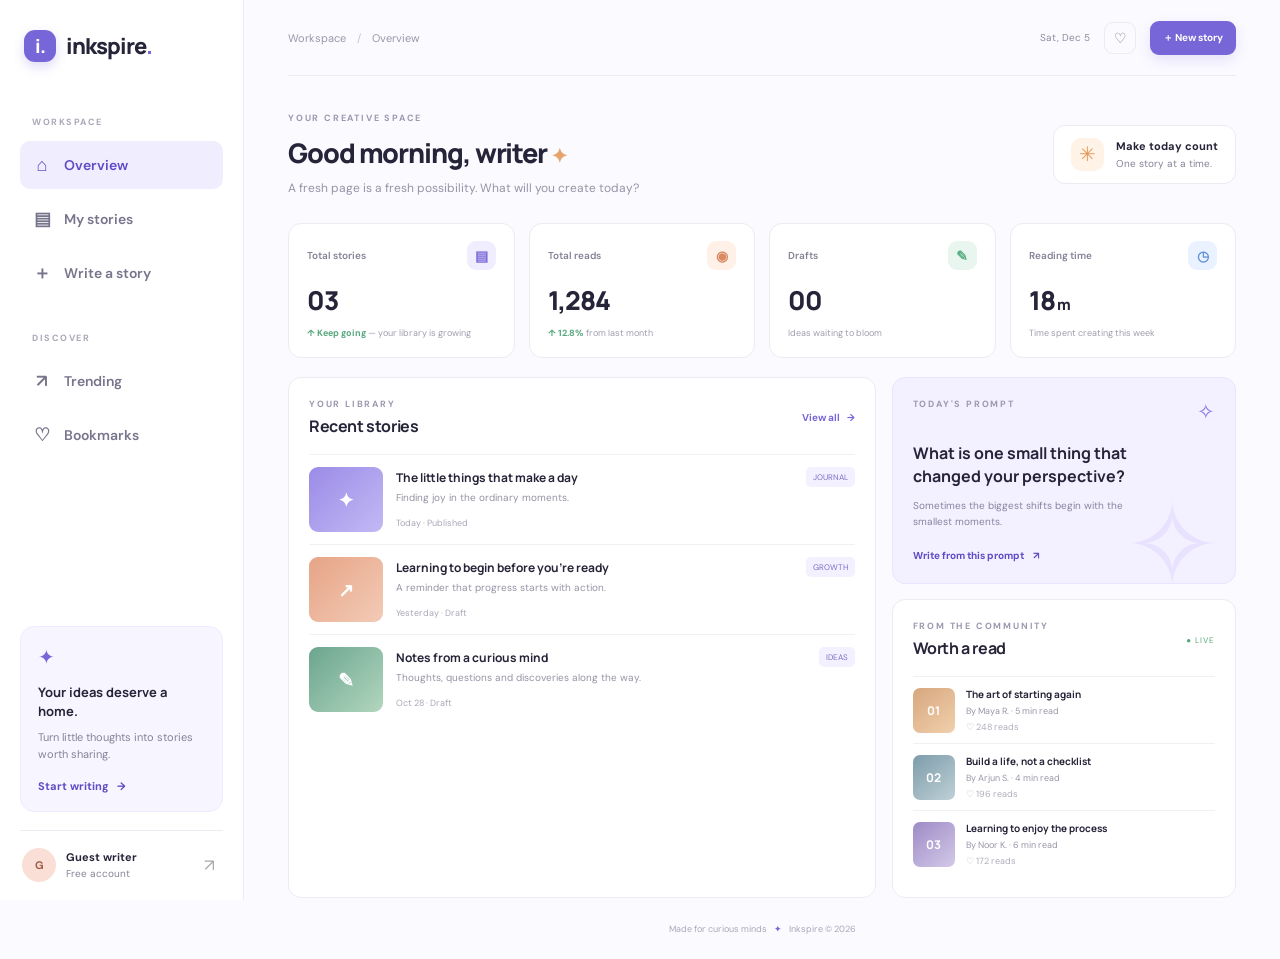
<file: index.html>
<!DOCTYPE html>
<html lang="en">
<head>
  <meta charset="UTF-8"><meta name="viewport" content="width=device-width, initial-scale=1.0">
  <meta name="description" content="Inkspire — a clean space to write, publish and discover stories.">
  <title>Inkspire — Stories that stay</title><link rel="stylesheet" href="style.css">
</head>
<body>
  <div class="app-shell">
    <aside class="sidebar">
      <a class="brand" href="index.html"><span class="brand-mark">i.</span><span>inkspire<span class="brand-dot">.</span></span></a>
      <div class="side-label">WORKSPACE</div>
      <nav class="side-nav">
        <a class="nav-link active" href="index.html"><span>⌂</span> Overview</a>
        <a class="nav-link" href="#stories"><span>▤</span> My stories</a>
        <a class="nav-link" href="create.html"><span>＋</span> Write a story</a>
      </nav>
      <div class="side-label discover-label">DISCOVER</div>
      <nav class="side-nav">
        <a class="nav-link" href="#trending"><span>↗</span> Trending</a>
        <a class="nav-link" href="#saved"><span>♡</span> Bookmarks</a>
      </nav>
      <div class="sidebar-bottom">
        <div class="mini-card"><div class="mini-icon">✦</div><strong>Your ideas deserve a home.</strong><p>Turn little thoughts into stories worth sharing.</p><a href="create.html">Start writing <span>→</span></a></div>
        <div class="profile-mini"><div class="avatar">KG</div><div><strong id="sideUser">Guest writer</strong><small>Free account</small></div><button id="logoutBtn" title="Log out">↗</button></div>
      </div>
    </aside>
    <main class="main-content">
      <header class="topbar"><div class="breadcrumb">Workspace <span>/</span> Overview</div><div class="top-actions"><span class="date-chip" id="todayLabel"></span><a class="icon-btn" href="#saved" aria-label="Bookmarks">♡</a><a class="primary-btn small" href="create.html">＋ New story</a></div></header>
      <section class="welcome-row"><div><p class="eyebrow">YOUR CREATIVE SPACE</p><h1>Good morning, <span id="welcomeName">writer</span> <span class="wave">✦</span></h1><p class="subheading">A fresh page is a fresh possibility. What will you create today?</p></div><div class="streak-card"><span class="streak-spark">✳</span><div><strong>Make today count</strong><small>One story at a time.</small></div></div></section>
      <section class="stats-grid">
        <article class="stat-card"><div class="stat-top"><span>Total stories</span><span class="stat-icon lavender">▤</span></div><strong id="totalStories">03</strong><small><span class="positive">↑ Keep going</span> — your library is growing</small></article>
        <article class="stat-card"><div class="stat-top"><span>Total reads</span><span class="stat-icon peach">◉</span></div><strong>1,284</strong><small><span class="positive">↑ 12.8%</span> from last month</small></article>
        <article class="stat-card"><div class="stat-top"><span>Drafts</span><span class="stat-icon mint">✎</span></div><strong id="draftCount">02</strong><small>Ideas waiting to bloom</small></article>
        <article class="stat-card"><div class="stat-top"><span>Reading time</span><span class="stat-icon blue">◷</span></div><strong>18<span class="unit">m</span></strong><small>Time spent creating this week</small></article>
      </section>
      <section class="content-grid">
        <div class="panel stories-panel" id="stories"><div class="panel-heading"><div><p class="eyebrow">YOUR LIBRARY</p><h2>Recent stories</h2></div><a class="text-link" href="#stories">View all <span>→</span></a></div><div id="storyList" class="story-list"></div></div>
        <div class="right-column">
          <div class="panel prompt-panel"><div class="prompt-top"><span class="eyebrow">TODAY'S PROMPT</span><span class="prompt-spark">✧</span></div><h3>What is one small thing that changed your perspective?</h3><p>Sometimes the biggest shifts begin with the smallest moments.</p><a href="create.html" class="prompt-link">Write from this prompt <span>↗</span></a></div>
          <div class="panel activity-panel" id="trending"><div class="panel-heading"><div><p class="eyebrow">FROM THE COMMUNITY</p><h2>Worth a read</h2></div><span class="live-dot">● LIVE</span></div>
            <div class="community-item"><div class="community-cover cover-one">01</div><div><strong>The art of starting again</strong><small>By Maya R. · 5 min read</small><div class="read-meta">♡ 248 reads</div></div></div>
            <div class="community-item"><div class="community-cover cover-two">02</div><div><strong>Build a life, not a checklist</strong><small>By Arjun S. · 4 min read</small><div class="read-meta">♡ 196 reads</div></div></div>
            <div class="community-item"><div class="community-cover cover-three">03</div><div><strong>Learning to enjoy the process</strong><small>By Noor K. · 6 min read</small><div class="read-meta">♡ 172 reads</div></div></div>
          </div>
        </div>
      </section>
      <footer class="footer">Made for curious minds <span>✦</span> Inkspire © 2026</footer>
    </main>
  </div><script src="app.js"></script>
</body></html>
</file>
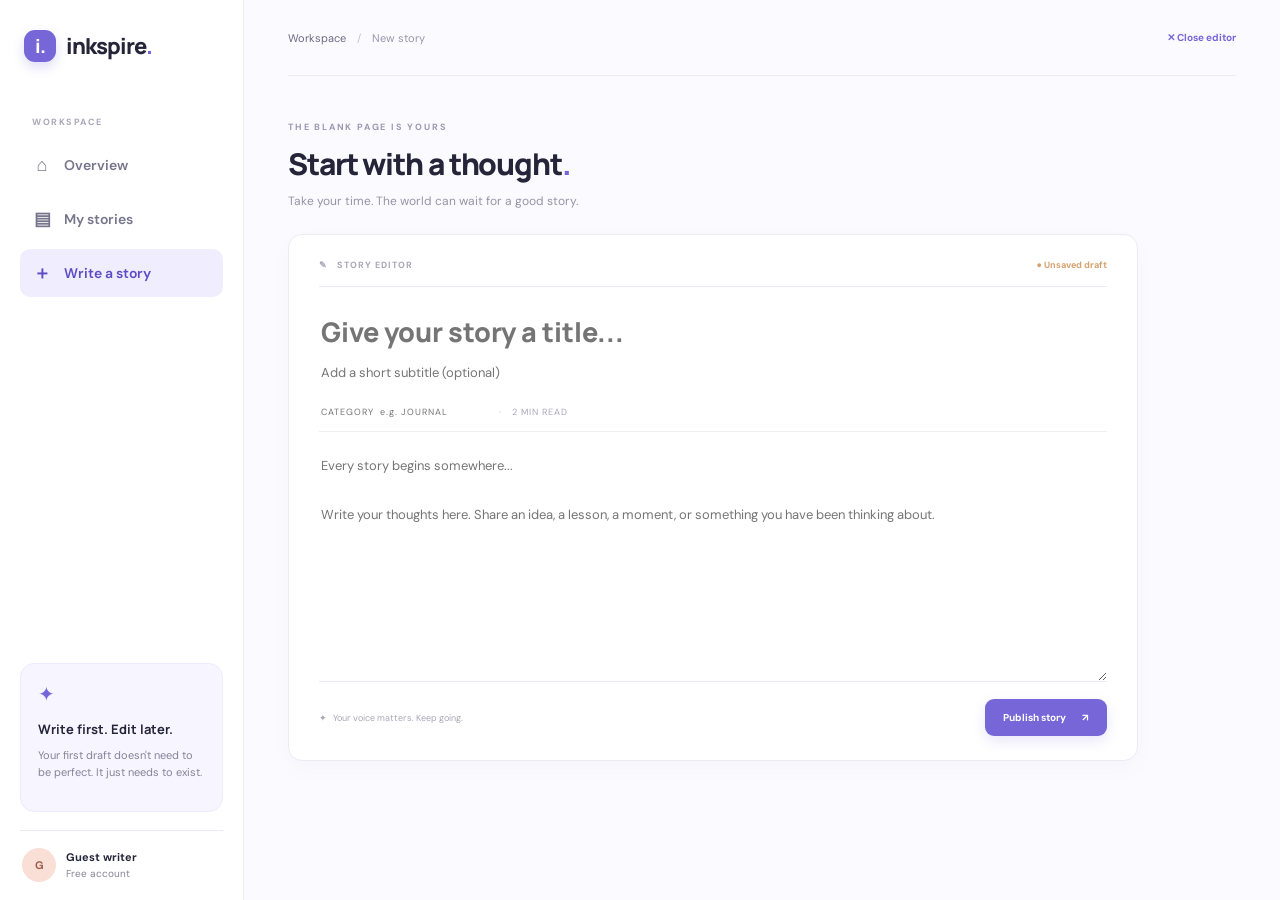
<file: create.html>
<!DOCTYPE html><html lang="en"><head><meta charset="UTF-8"><meta name="viewport" content="width=device-width, initial-scale=1.0"><title>Write a story — Inkspire</title><link rel="stylesheet" href="style.css"></head><body><div class="app-shell"><aside class="sidebar"><a class="brand" href="index.html"><span class="brand-mark">i.</span><span>inkspire<span class="brand-dot">.</span></span></a><div class="side-label">WORKSPACE</div><nav class="side-nav"><a class="nav-link" href="index.html"><span>⌂</span> Overview</a><a class="nav-link" href="index.html#stories"><span>▤</span> My stories</a><a class="nav-link active" href="create.html"><span>＋</span> Write a story</a></nav><div class="sidebar-bottom"><div class="mini-card"><div class="mini-icon">✦</div><strong>Write first. Edit later.</strong><p>Your first draft doesn't need to be perfect. It just needs to exist.</p></div><div class="profile-mini"><div class="avatar">KG</div><div><strong id="sideUser">Guest writer</strong><small>Free account</small></div></div></div></aside><main class="main-content editor-main"><header class="topbar"><div class="breadcrumb"><a href="index.html">Workspace</a> <span>/</span> New story</div><a class="text-link" href="index.html">✕ Close editor</a></header><div class="editor-heading"><p class="eyebrow">THE BLANK PAGE IS YOURS</p><h1>Start with a thought<span class="brand-dot">.</span></h1><p class="subheading">Take your time. The world can wait for a good story.</p></div><form id="createForm" class="editor-card"><div class="editor-toolbar"><span>✎ &nbsp; STORY EDITOR</span><span class="draft-status" id="draftStatus">● Unsaved draft</span></div><input id="blogTitle" class="title-input" placeholder="Give your story a title..." required maxlength="90"><input id="blogSubtitle" class="subtitle-input" placeholder="Add a short subtitle (optional)"><div class="editor-meta"><input id="blogCategory" placeholder="CATEGORY  e.g. JOURNAL"><span>·</span><span>2 MIN READ</span></div><textarea id="blogContent" placeholder="Every story begins somewhere...&#10;&#10;Write your thoughts here. Share an idea, a lesson, a moment, or something you have been thinking about." required></textarea><div class="editor-bottom"><span>✦ &nbsp; Your voice matters. Keep going.</span><button class="primary-btn" type="submit">Publish story <span>↗</span></button></div></form></main></div><script src="app.js"></script></body></html>
</file>
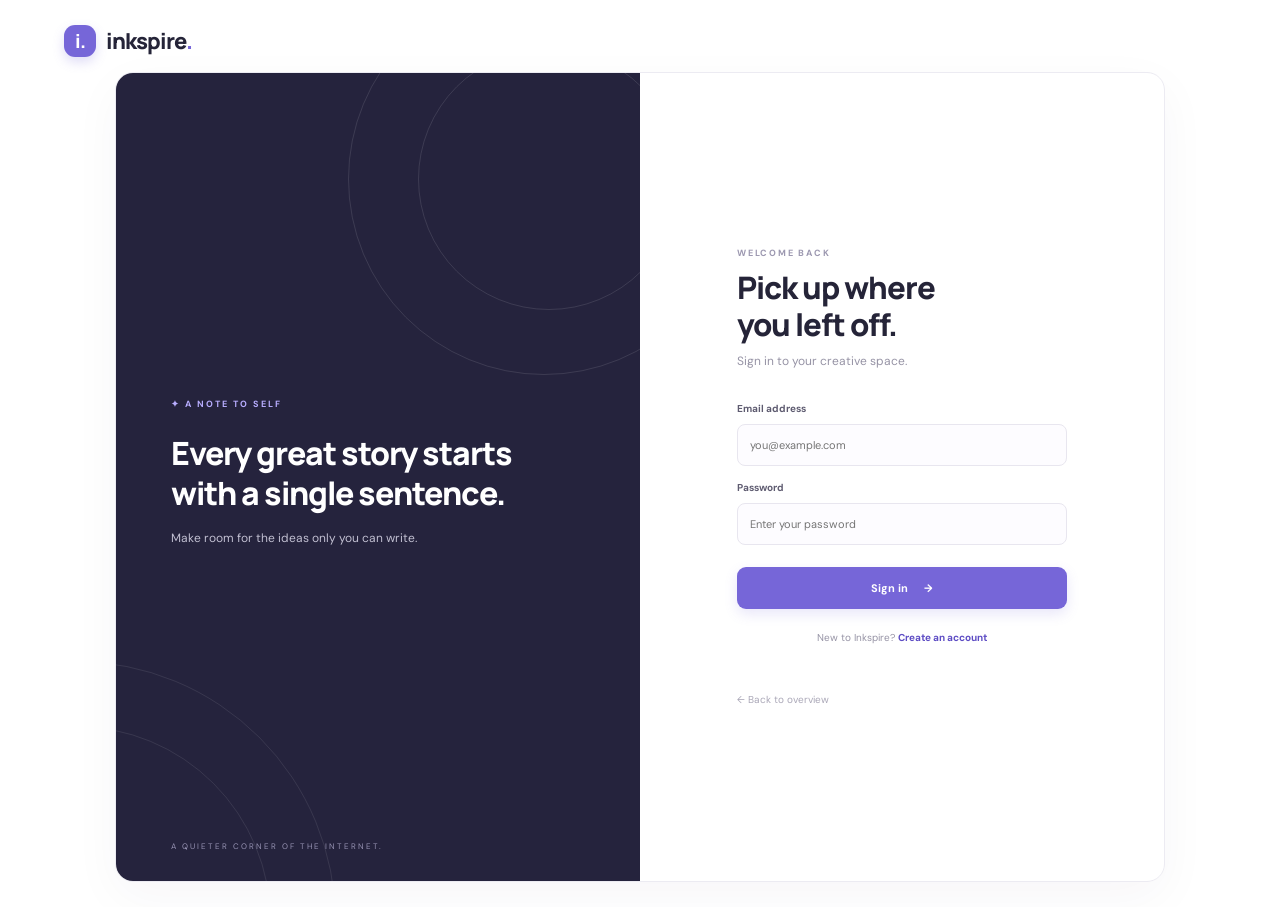
<file: login.html>
<!DOCTYPE html><html lang="en"><head><meta charset="UTF-8"><meta name="viewport" content="width=device-width, initial-scale=1.0"><title>Login — Inkspire</title><link rel="stylesheet" href="style.css"></head><body class="auth-body"><a class="brand auth-brand" href="index.html"><span class="brand-mark">i.</span><span>inkspire<span class="brand-dot">.</span></span></a><main class="auth-wrap"><section class="auth-art"><div class="art-orbit orbit-a"></div><div class="art-orbit orbit-b"></div><div class="art-note"><span>✦ A NOTE TO SELF</span><h2>Every great story starts with a single sentence.</h2><p>Make room for the ideas only you can write.</p></div><div class="art-bottom">A QUIETER CORNER OF THE INTERNET.</div></section><section class="auth-form-area"><div class="auth-form"><p class="eyebrow">WELCOME BACK</p><h1>Pick up where<br>you left off.</h1><p class="subheading">Sign in to your creative space.</p><form id="loginForm"><label>Email address</label><input id="loginEmail" type="email" placeholder="you@example.com" required><label>Password</label><input id="loginPassword" type="password" placeholder="Enter your password" required><button class="primary-btn full-btn" type="submit">Sign in <span>→</span></button></form><p class="auth-switch">New to Inkspire? <a href="register.html">Create an account</a></p><p class="auth-message" id="authMessage"></p><a class="back-link" href="index.html">← Back to overview</a></div></section></main><script src="app.js"></script></body></html>
</file>
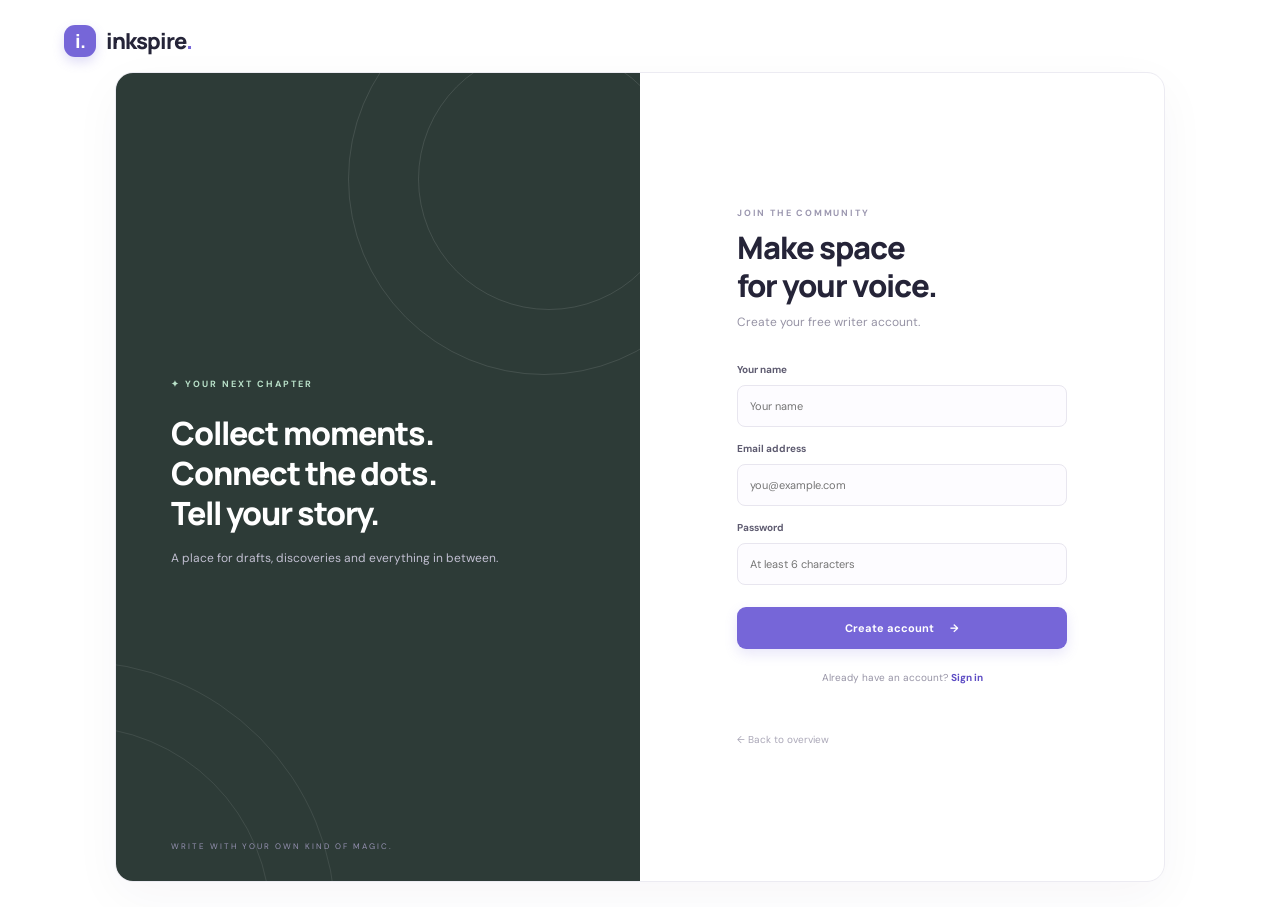
<file: register.html>
<!DOCTYPE html><html lang="en"><head><meta charset="UTF-8"><meta name="viewport" content="width=device-width, initial-scale=1.0"><title>Create account — Inkspire</title><link rel="stylesheet" href="style.css"></head><body class="auth-body"><a class="brand auth-brand" href="index.html"><span class="brand-mark">i.</span><span>inkspire<span class="brand-dot">.</span></span></a><main class="auth-wrap"><section class="auth-art register-art"><div class="art-orbit orbit-a"></div><div class="art-orbit orbit-b"></div><div class="art-note"><span>✦ YOUR NEXT CHAPTER</span><h2>Collect moments.<br>Connect the dots.<br>Tell your story.</h2><p>A place for drafts, discoveries and everything in between.</p></div><div class="art-bottom">WRITE WITH YOUR OWN KIND OF MAGIC.</div></section><section class="auth-form-area"><div class="auth-form"><p class="eyebrow">JOIN THE COMMUNITY</p><h1>Make space<br>for your voice.</h1><p class="subheading">Create your free writer account.</p><form id="registerForm"><label>Your name</label><input id="registerName" type="text" placeholder="Your name" required><label>Email address</label><input id="registerEmail" type="email" placeholder="you@example.com" required><label>Password</label><input id="registerPassword" type="password" minlength="6" placeholder="At least 6 characters" required><button class="primary-btn full-btn" type="submit">Create account <span>→</span></button></form><p class="auth-switch">Already have an account? <a href="login.html">Sign in</a></p><p class="auth-message" id="authMessage"></p><a class="back-link" href="index.html">← Back to overview</a></div></section></main><script src="app.js"></script></body></html>
</file>
<file: style.css>
@import url('https://fonts.googleapis.com/css2?family=DM+Sans:wght@400;500;600;700&family=Manrope:wght@400;500;600;700;800&display=swap');
:root{--ink:#252438;--muted:#858398;--line:#ecebf2;--paper:#fbfaff;--purple:#7666d8;--purple-dark:#5d4cc4;--lav:#f0edff;--peach:#fff0e8;--mint:#e8f6ef;--blue:#eaf2ff}
*{box-sizing:border-box}body{margin:0;background:var(--paper);color:var(--ink);font-family:'DM Sans',sans-serif;font-size:14px}a{color:inherit;text-decoration:none}button,input,textarea{font:inherit}.app-shell{min-height:100vh}.sidebar{width:244px;background:#fff;border-right:1px solid var(--line);position:fixed;inset:0 auto 0 0;padding:30px 20px 18px;display:flex;flex-direction:column;z-index:3}.brand{display:flex;align-items:center;gap:10px;font:800 22px Manrope,sans-serif;letter-spacing:-1px;margin:0 0 54px 4px}.brand-mark{width:32px;height:32px;border-radius:11px;background:var(--purple);color:#fff;display:grid;place-items:center;font:800 19px Manrope;box-shadow:0 5px 12px #7666d83b}.brand-dot{color:var(--purple)}.side-label{font-size:9px;font-weight:700;letter-spacing:1.5px;color:#aaa8b8;margin:0 0 13px 12px}.side-nav{display:grid;gap:6px}.nav-link{padding:12px 13px;border-radius:10px;color:#77758b;font-weight:600;display:flex;align-items:center;gap:13px;transition:.2s}.nav-link span{font-size:18px;width:18px;text-align:center}.nav-link:hover,.nav-link.active{background:var(--lav);color:var(--purple-dark)}.discover-label{margin-top:35px}.sidebar-bottom{margin-top:auto}.mini-card{background:#f7f5ff;border:1px solid #eeebff;border-radius:14px;padding:17px;margin-bottom:18px}.mini-icon{color:var(--purple);font-size:20px;margin-bottom:13px}.mini-card strong{display:block;font:700 13px Manrope;line-height:1.5}.mini-card p{color:var(--muted);font-size:11px;line-height:1.6;margin:7px 0 12px}.mini-card a{color:var(--purple-dark);font-size:11px;font-weight:700}.mini-card a span{margin-left:5px}.profile-mini{border-top:1px solid var(--line);padding:17px 2px 0;display:flex;align-items:center;gap:10px}.avatar{width:34px;height:34px;border-radius:50%;background:#f9dfd5;color:#9d5c48;display:grid;place-items:center;font-size:11px;font-weight:700}.profile-mini strong,.profile-mini small{display:block}.profile-mini strong{font-size:11px}.profile-mini small{font-size:10px;color:var(--muted);margin-top:3px}.profile-mini button{margin-left:auto;border:0;background:none;color:#aaa;font-size:17px;cursor:pointer}.main-content{margin-left:244px;padding:0 44px 24px;max-width:1600px}.topbar{height:76px;border-bottom:1px solid var(--line);display:flex;align-items:center;justify-content:space-between}.breadcrumb{color:#9997a9;font-size:11px}.breadcrumb span{margin:0 8px;color:#c4c2ce}.breadcrumb a{color:#6d6a80}.top-actions{display:flex;align-items:center;gap:14px}.date-chip{font-size:10px;color:#8e8b9e}.icon-btn{width:32px;height:32px;border:1px solid var(--line);border-radius:9px;display:grid;place-items:center;color:#777}.primary-btn{border:0;background:var(--purple);color:#fff;border-radius:9px;padding:12px 18px;font-weight:700;font-size:11px;cursor:pointer;display:inline-flex;align-items:center;justify-content:center;gap:16px;box-shadow:0 5px 13px #7666d82a;transition:.2s}.primary-btn:hover{background:var(--purple-dark);transform:translateY(-1px)}.primary-btn.small{padding:10px 13px;font-size:10px}.welcome-row{display:flex;align-items:center;justify-content:space-between;padding:36px 0 27px}.eyebrow{font-size:9px;letter-spacing:1.8px;font-weight:700;color:#9c98b0;margin:0 0 10px}.welcome-row h1,.editor-heading h1{font:800 27px Manrope,sans-serif;letter-spacing:-1.1px;margin:0}.wave{color:#e8a36c;font-size:20px}.subheading{color:#9693a5;font-size:12px;margin:9px 0 0}.streak-card{display:flex;align-items:center;gap:12px;background:#fff;border:1px solid var(--line);border-radius:12px;padding:12px 17px}.streak-spark{width:33px;height:33px;border-radius:10px;background:#fff2e6;color:#e69b5b;display:grid;place-items:center;font-size:20px}.streak-card strong,.streak-card small{display:block}.streak-card strong{font-size:11px}.streak-card small{font-size:10px;color:var(--muted);margin-top:4px}.stats-grid{display:grid;grid-template-columns:repeat(4,1fr);gap:14px}.stat-card,.panel{background:#fff;border:1px solid var(--line);border-radius:13px}.stat-card{padding:17px 18px}.stat-top{display:flex;align-items:center;justify-content:space-between;color:#858296;font-size:10px;font-weight:600}.stat-icon{width:29px;height:29px;border-radius:9px;display:grid;place-items:center;font-size:14px}.lavender{background:var(--lav);color:#7868d6}.peach{background:var(--peach);color:#d98a61}.mint{background:var(--mint);color:#5baf82}.blue{background:var(--blue);color:#6392d8}.stat-card>strong{display:block;font:800 26px Manrope;margin:12px 0 4px;letter-spacing:-1px}.stat-card .unit{font-size:15px;margin-left:2px}.stat-card small{font-size:9px;color:#a09dae}.positive{color:#55a77d;font-weight:700}.content-grid{display:grid;grid-template-columns:minmax(0,1.45fr) minmax(270px,.85fr);gap:16px;margin-top:19px}.panel{padding:20px}.panel-heading{display:flex;justify-content:space-between;align-items:center;margin-bottom:17px}.panel-heading .eyebrow{margin-bottom:5px}.panel-heading h2{font:700 16px Manrope;margin:0;letter-spacing:-.4px}.text-link{font-size:10px;font-weight:700;color:var(--purple)}.text-link span{margin-left:5px}.story-list{display:grid}.story-item{display:grid;grid-template-columns:74px 1fr auto;gap:13px;align-items:center;padding:12px 0;border-top:1px solid #f1f0f5}.story-thumb{height:65px;border-radius:9px;display:grid;place-items:center;font:800 19px Manrope;color:#fff}.thumb-a{background:linear-gradient(135deg,#9b8be7,#c3b9f4)}.thumb-b{background:linear-gradient(135deg,#e6a486,#f3cbb6)}.thumb-c{background:linear-gradient(135deg,#6ba58f,#b2d6bd)}.story-info strong{display:block;font:700 12px Manrope}.story-info p{font-size:10px;color:#9693a5;margin:5px 0 7px;line-height:1.4}.story-info small{font-size:9px;color:#aaa7b7}.story-tag{font-size:8px;color:#7c70c6;background:#f3f0ff;padding:5px 7px;border-radius:5px;align-self:start}.right-column{display:grid;gap:15px;align-content:start}.prompt-panel{background:#f3f0ff;border-color:#e9e4ff;position:relative;overflow:hidden}.prompt-panel:after{content:'✧';position:absolute;font-size:115px;color:#e8e2ff;right:15px;bottom:-38px}.prompt-top{display:flex;justify-content:space-between}.prompt-spark{font-size:21px;color:#8978e0}.prompt-panel h3{font:700 16px/1.45 Manrope;max-width:250px;margin:16px 0 8px;position:relative;z-index:1}.prompt-panel p{font-size:10px;color:#89849f;line-height:1.6;max-width:240px;position:relative;z-index:1}.prompt-link{display:inline-block;color:var(--purple-dark);font-size:10px;font-weight:700;margin-top:9px;position:relative;z-index:1}.prompt-link span{margin-left:7px}.live-dot{font-size:8px;color:#58a77d;letter-spacing:1px}.community-item{display:flex;gap:11px;align-items:center;padding:10px 0;border-top:1px solid #f1f0f5}.community-cover{width:42px;height:45px;border-radius:7px;display:grid;place-items:center;color:#fff;font:700 12px Manrope}.cover-one{background:linear-gradient(140deg,#d7a77e,#f0d0ac)}.cover-two{background:linear-gradient(140deg,#7c9caa,#bfd0d6)}.cover-three{background:linear-gradient(140deg,#9c8bc6,#d4c9e8)}.community-item strong{display:block;font:700 10px Manrope}.community-item small,.read-meta{display:block;color:#9996a8;font-size:9px;margin-top:4px}.read-meta{color:#b0adbb}.footer{text-align:center;color:#aaa7b7;font-size:9px;padding:25px 0 0}.footer span{color:var(--purple);margin:0 5px}
.auth-body{background:#fff;min-height:100vh;padding:25px 5%}.auth-brand{margin:0}.auth-wrap{max-width:1050px;min-height:calc(100vh - 90px);margin:15px auto 0;display:grid;grid-template-columns:1fr 1fr;border:1px solid var(--line);border-radius:18px;overflow:hidden;box-shadow:0 15px 50px #2e24500a}.auth-art{background:#25233d;position:relative;overflow:hidden;display:flex;flex-direction:column;justify-content:center;padding:55px;color:#fff;min-height:600px}.auth-art:before{content:'';position:absolute;width:390px;height:390px;border:1px solid #ffffff1c;border-radius:50%;right:-100px;top:-90px}.auth-art:after{content:'';position:absolute;width:260px;height:260px;border:1px solid #ffffff1c;border-radius:50%;right:-40px;top:-25px}.art-orbit{position:absolute;border:1px solid #ffffff17;border-radius:50%;pointer-events:none}.orbit-a{width:520px;height:520px;left:-300px;bottom:-300px}.orbit-b{width:390px;height:390px;left:-235px;bottom:-235px}.art-note{position:relative;z-index:1;max-width:360px}.art-note span{font-size:9px;letter-spacing:2px;color:#b8adff;font-weight:700}.art-note h2{font:800 32px/1.25 Manrope;letter-spacing:-1px;margin:22px 0 15px}.art-note p{color:#c1bfd1;font-size:12px;line-height:1.7}.art-bottom{position:absolute;bottom:30px;left:55px;font-size:8px;letter-spacing:2px;color:#9692b2}.register-art{background:#2d3b37}.register-art .art-note span{color:#b8e0c8}.auth-form-area{display:grid;place-items:center;padding:45px}.auth-form{width:100%;max-width:330px}.auth-form h1{font:800 31px/1.2 Manrope;letter-spacing:-1px;margin:0}.auth-form .subheading{margin:10px 0 27px}.auth-form form{display:grid;gap:9px}.auth-form label{font-size:10px;font-weight:700;color:#5e5b70;margin-top:6px}.auth-form input{width:100%;padding:13px 12px;border:1px solid #e8e6ef;border-radius:8px;outline:none;font-size:11px;background:#fdfcff}.auth-form input:focus,.editor-card input:focus,.editor-card textarea:focus{border-color:#9b8ee8;box-shadow:0 0 0 3px #7666d814}.full-btn{width:100%;margin-top:13px;padding:14px}.auth-switch{text-align:center;color:#9693a5;font-size:10px;margin:22px 0}.auth-switch a{color:var(--purple-dark);font-weight:700}.auth-message{font-size:10px;color:#bd5a5a;min-height:13px}.back-link{font-size:10px;color:#aaa7b7}.editor-main{max-width:1200px}.editor-heading{padding:45px 0 25px}.editor-heading h1{font-size:30px}.editor-card{max-width:850px;background:#fff;border:1px solid var(--line);border-radius:14px;padding:24px 30px;box-shadow:0 8px 25px #2e245006}.editor-toolbar{display:flex;justify-content:space-between;border-bottom:1px solid var(--line);padding-bottom:15px;font-size:9px;letter-spacing:1px;color:#aaa7b7;font-weight:700}.draft-status{letter-spacing:0;color:#d5a16e}.title-input,.subtitle-input,.editor-card textarea{display:block;width:100%;border:0;outline:0;background:transparent}.title-input{font:800 27px Manrope;margin-top:25px;color:var(--ink)}.subtitle-input{font-size:13px;margin-top:12px;color:#888596}.editor-meta{display:flex;align-items:center;gap:10px;color:#aaa7b7;font-size:9px;letter-spacing:1px;margin:23px 0 12px}.editor-meta input{border:0;outline:0;width:170px;font-size:9px;letter-spacing:1px;color:#89859b}.editor-card textarea{min-height:250px;resize:vertical;border-top:1px solid #f0eff4;padding-top:22px;font-size:13px;line-height:1.9;color:#514e61}.editor-bottom{border-top:1px solid var(--line);padding-top:17px;display:flex;align-items:center;justify-content:space-between;color:#aaa7b7;font-size:9px}.editor-bottom .primary-btn{font-size:10px}
@media(max-width:1050px){.sidebar{width:210px}.main-content{margin-left:210px;padding:0 25px 20px}.stats-grid{grid-template-columns:repeat(2,1fr)}.content-grid{grid-template-columns:1fr}.right-column{grid-template-columns:1fr 1fr}.auth-wrap{max-width:850px}.auth-art{padding:35px}.art-bottom{left:35px}}
@media(max-width:700px){.sidebar{position:relative;width:auto;height:auto;inset:auto;padding:14px 17px;display:block;border-right:0;border-bottom:1px solid var(--line)}.brand{margin:0;font-size:19px}.brand-mark{width:29px;height:29px}.sidebar>.side-label,.sidebar>.side-nav,.sidebar-bottom{display:none}.main-content{margin:0;padding:0 16px 20px}.topbar{height:58px}.date-chip{display:none}.welcome-row{padding:27px 0 20px;align-items:flex-start;gap:12px}.welcome-row h1{font-size:22px}.streak-card{padding:9px;gap:7px}.streak-card strong{font-size:9px}.streak-card small{font-size:8px}.streak-spark{width:27px;height:27px}.stats-grid{gap:9px}.stat-card{padding:13px}.stat-card>strong{font-size:22px}.stat-card small{font-size:8px}.content-grid{margin-top:12px;gap:12px}.panel{padding:15px}.right-column{grid-template-columns:1fr}.story-item{grid-template-columns:58px 1fr auto;gap:9px}.story-thumb{height:57px}.story-info strong{font-size:10px}.story-info p{font-size:9px}.story-tag{font-size:7px}.auth-body{padding:16px}.auth-wrap{display:block;margin-top:18px;min-height:auto}.auth-art{min-height:230px;padding:28px}.auth-art:before,.auth-art:after{right:-160px}.art-note h2{font-size:23px;margin:12px 0 8px}.art-note p{font-size:10px;margin:0}.art-bottom{display:none}.auth-form-area{padding:35px 24px}.auth-form h1{font-size:27px}.editor-heading{padding:30px 0 20px}.editor-heading h1{font-size:25px}.editor-card{padding:17px}.title-input{font-size:22px}.editor-card textarea{min-height:220px}.editor-bottom{gap:10px}.editor-bottom>span{max-width:130px;line-height:1.5}.primary-btn.small{padding:9px}.breadcrumb{font-size:10px}}
@media(max-width:380px){.streak-card{display:none}.stats-grid{grid-template-columns:repeat(2,1fr)}.story-item{grid-template-columns:50px 1fr}.story-tag{display:none}}
</file>
